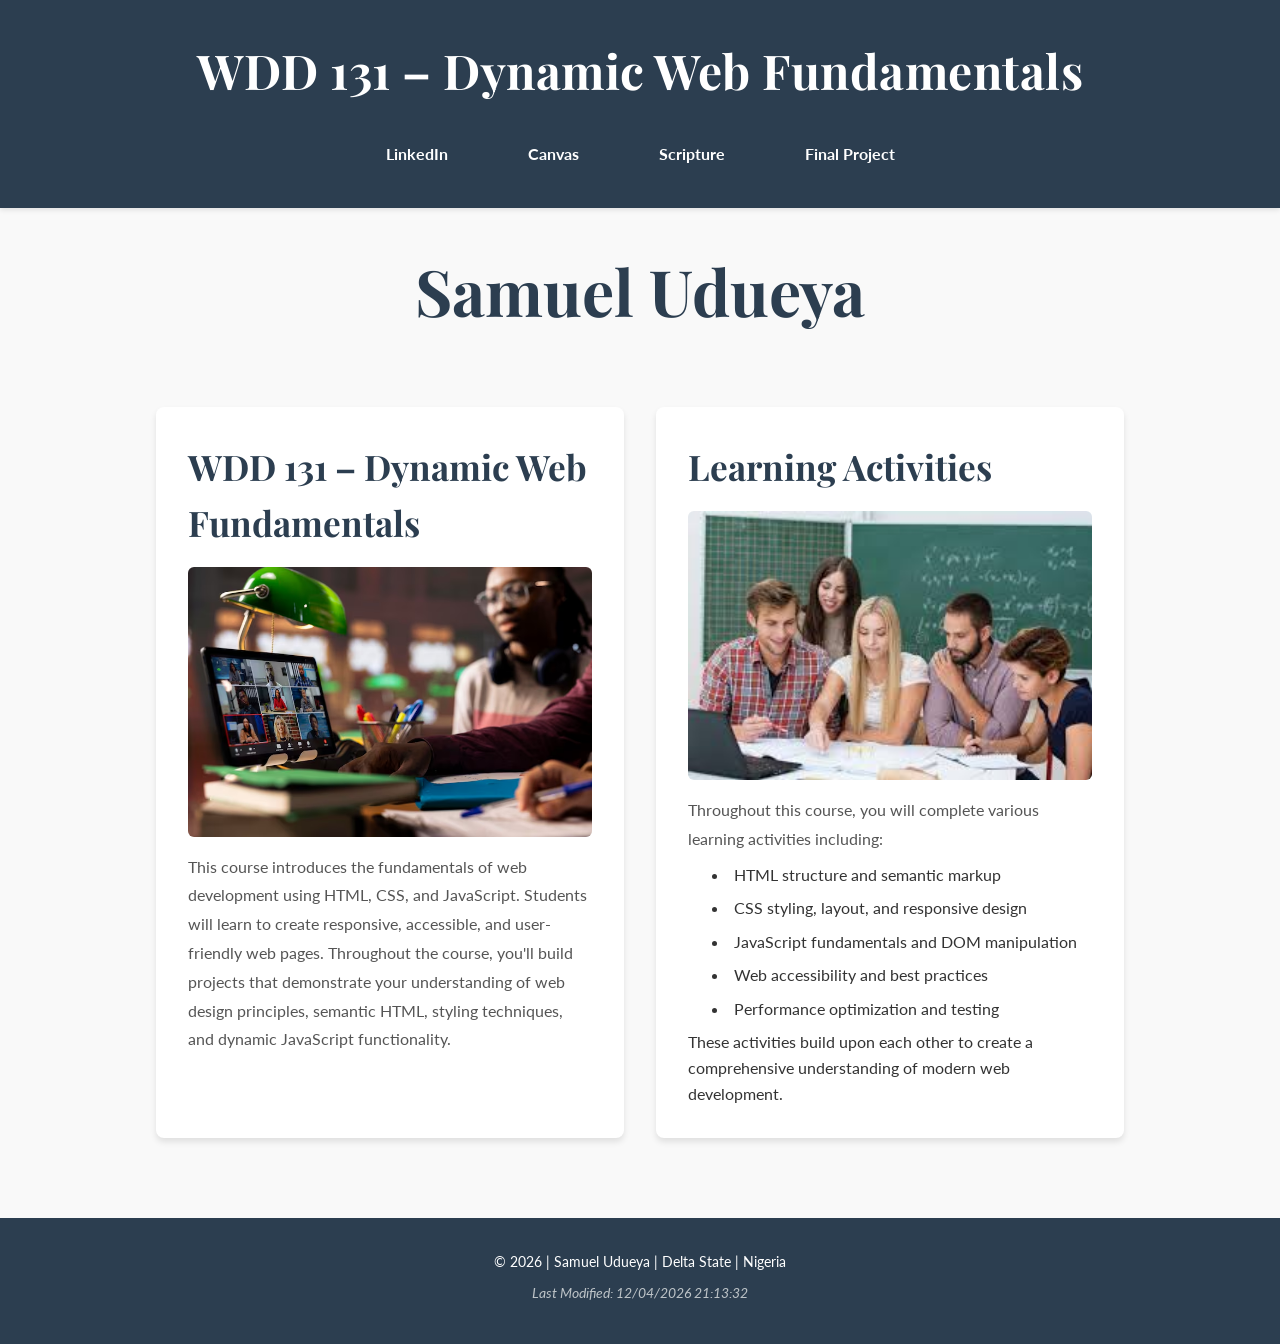
<file: index.html>
<!DOCTYPE html>
<html lang="en">
<head>
   <meta charset="UTF-8">
   <meta name="viewport" content="width=device-width, initial-scale=1.0">
    
   <title>WDD 131 - Dynamic Web Fundamentals - Samuel Udueya</title>
    
   <meta name="description" content="WDD 131 – Dynamic Web Fundamentals. A course landing page showcasing web development skills and projects. Includes information about the course, learning activities, and final project.">
    
   <meta name="author" content="Samuel Udueya">
    
   <link rel="stylesheet" href="styles/base.css">
    
   <link rel="preconnect" href="https://fonts.googleapis.com">
   <link rel="preconnect" href="https://fonts.gstatic.com" crossorigin>
   <link href="https://fonts.googleapis.com/css2?family=Playfair+Display:wght@700&family=Lato:wght@400;700&display=swap" rel="stylesheet">
    
   <script src="scripts/getdates.js" defer></script>
</head>
<body>
   <header>
     <span id="course-title">WDD 131 – Dynamic Web Fundamentals</span>
        
        <nav>
            <a href="https://www.linkedin.com/in/samuel-udueya/" target="_blank">LinkedIn</a>
            
            <a href="https://byupw.instructure.com/" target="_blank">Canvas</a>
            
            <a href="https://www.churchofjesuschrist.org/study/scriptures/bofm/1-ne/3?lang=eng&id=p7#p7" target="_blank">Scripture</a>
            
            <a href="#" target="_blank">Final Project</a>
        </nav>
   </header>

    <main>
        <h1>Samuel Udueya</h1>

        <section class="card">
            <h2>WDD 131 – Dynamic Web Fundamentals</h2>
            
            <img src="images/course-image.avif" alt="Web Development Course">
            
            <p>
                This course introduces the fundamentals of web development using HTML, CSS, and JavaScript. 
                Students will learn to create responsive, accessible, and user-friendly web pages. 
                Throughout the course, you'll build projects that demonstrate your understanding of 
                web design principles, semantic HTML, styling techniques, and dynamic JavaScript functionality.
            </p>
        </section>

        <section class="card">
            <h2>Learning Activities</h2>
            
            <img src="images/activities-image.jpg" alt="Learning Activities">
            
            <p>
                Throughout this course, you will complete various learning activities including:
                <ul>
                    <li>HTML structure and semantic markup</li>
                    <li>CSS styling, layout, and responsive design</li>
                    <li>JavaScript fundamentals and DOM manipulation</li>
                    <li>Web accessibility and best practices</li>
                    <li>Performance optimization and testing</li>
                </ul>
                These activities build upon each other to create a comprehensive understanding of modern web development.
            </p>
        </section>
    </main>

    <footer>
        <p>
            &copy; <span id="currentyear"></span> | Samuel Udueya | Delta State | Nigeria
        </p>
        
        <p id="lastModified"></p>
    </footer>
</body>
</html>
</file>
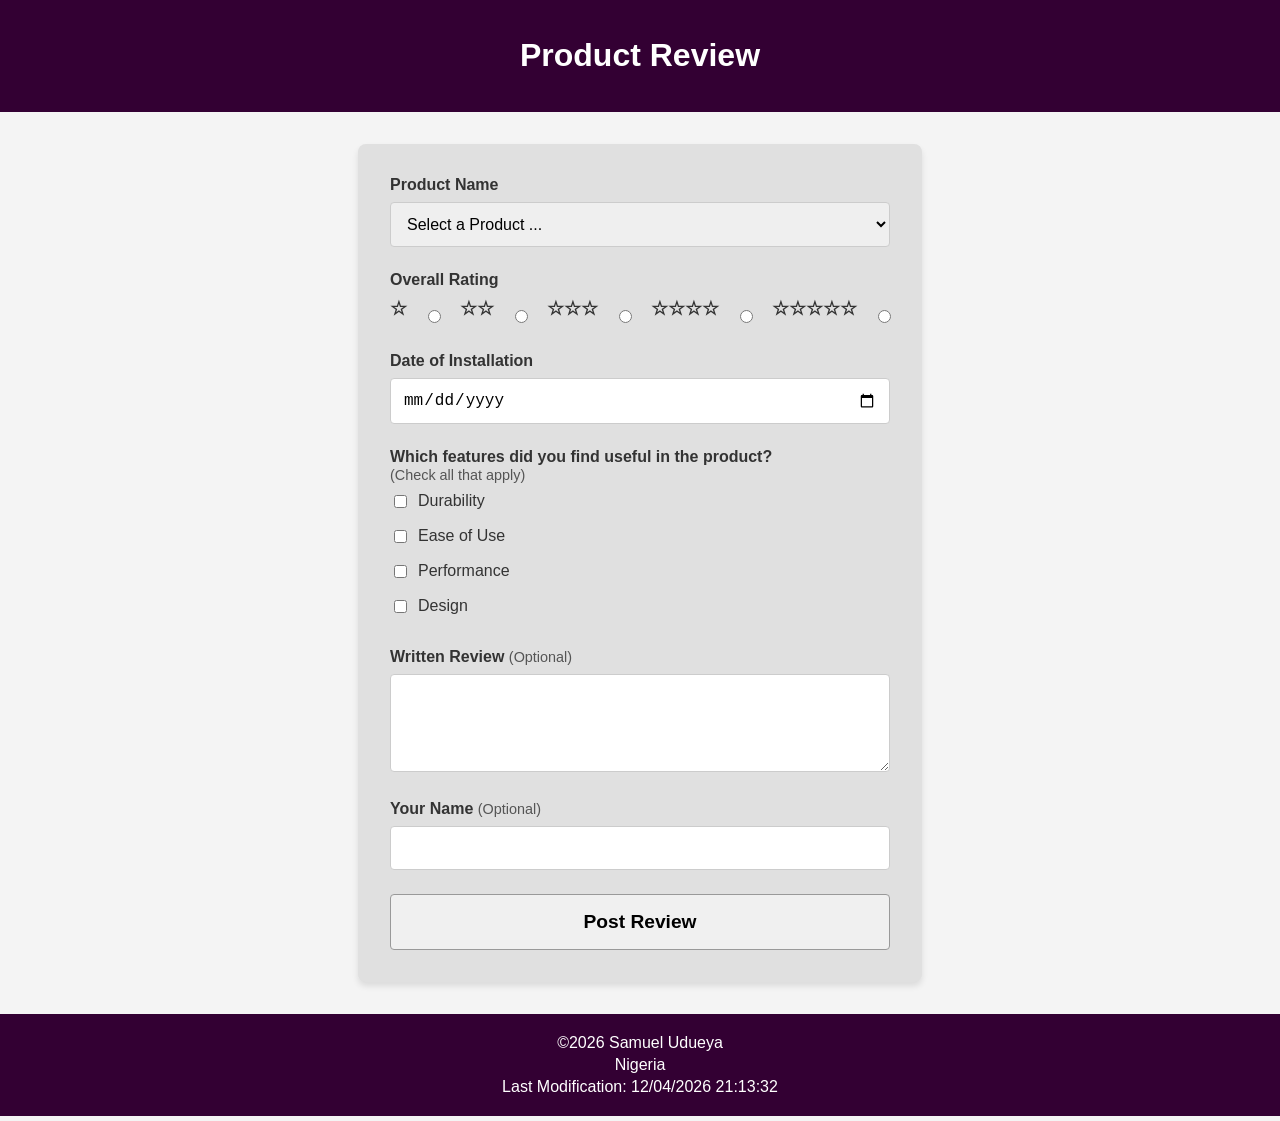
<file: form.html>
<!DOCTYPE html>
<html lang="en">
<head>
    <meta charset="UTF-8">
    <meta name="viewport" content="width=device-width, initial-scale=1.0">
    <meta name="description" content="This webpage features a form to be filled for record keeping">
    <meta name="author" content="Samuel Udueya">
    <title>Product Review</title>
    <link rel="stylesheet" href="./styles/form.css">
    <script src="./scripts/form.js" defer></script>
</head>
<body>
    <header>
        <h1>Product Review</h1>
    </header>
    <main>
        <form id="reviewForm" method="get" action="review.html">
            <div class="form-group">
                <label for="productName">Product Name</label>
                <select id="productName" name="productName" required>
                    <option value="" disabled selected>Select a Product ...</option>
                </select>
            </div>

            <div class="form-group">
                <label>Overall Rating</label>
                <div class="rating-container">
                    <div class="star-rating">
                        <label for="star1">☆</label>
                        <input type="radio" id="star1" name="rating" value="1" required>
                        
                        <label for="star2">☆☆</label>
                        <input type="radio" id="star2" name="rating" value="2" required>
                        
                        <label for="star3">☆☆☆</label>
                        <input type="radio" id="star3" name="rating" value="3" required>
                        
                        <label for="star4">☆☆☆☆</label>
                        <input type="radio" id="star4" name="rating" value="4" required>
                        
                        <label for="star5">☆☆☆☆☆</label>
                        <input type="radio" id="star5" name="rating" value="5" required>
                    </div>
                </div>
            </div>

            <div class="form-group">
                <label for="installationDate">Date of Installation</label>
                <input type="date" id="installationDate" name="installationDate" required>
            </div>

            <div class="form-group">
                <label>Which features did you find useful in the product? <br><span>(Check all that apply)</span></label>
                <div class="checkbox-group">
                    <label><input type="checkbox" name="features" value="durability"> Durability</label>
                    <label><input type="checkbox" name="features" value="ease-of-use"> Ease of Use</label>
                    <label><input type="checkbox" name="features" value="performance"> Performance</label>
                    <label><input type="checkbox" name="features" value="design"> Design</label>
                </div>
            </div>

            <div class="form-group">
                <label for="writtenReview">Written Review <span>(Optional)</span></label>
                <textarea id="writtenReview" name="writtenReview" rows="4"></textarea>
            </div>

            <div class="form-group">
                <label for="userName">Your Name <span>(Optional)</span></label>
                <input type="text" id="userName" name="userName">
            </div>

            <input type="submit" value="Post Review">
        </form>
    </main>
    <footer>
        <p>&copy;2026 Samuel Udueya</p>
        <p>Nigeria</p>
        <p id="lastModified"></p>
    </footer>
    <script>
        document.getElementById('lastModified').textContent = "Last Modification: " + document.lastModified;
    </script>
</body>
</html>
</file>
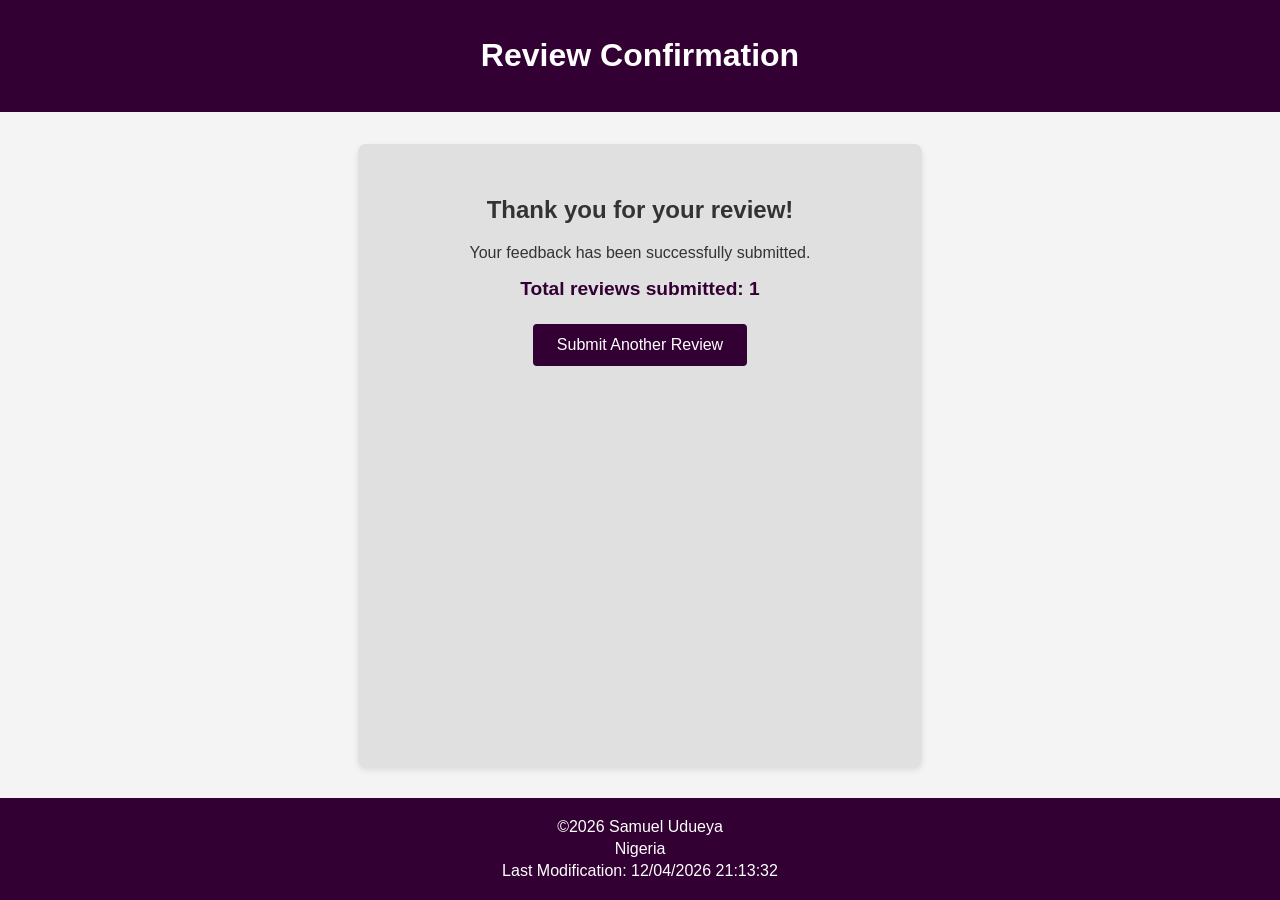
<file: review.html>
<!DOCTYPE html>
<html lang="en">
<head>
    <meta charset="UTF-8">
    <meta name="viewport" content="width=device-width, initial-scale=1.0">
    <meta name="description" content="This webpage features a report card for how many times the form has been filled">
    <meta name="author" content="Samuel Udueya">
    <title>Review Confirmation</title>
    <link rel="stylesheet" href="styles/form.css">
    <style>
        .confirmation-message {
            text-align: center;
            background-color: #e0e0e0;
            padding: 2rem;
            border-radius: 8px;
            box-shadow: 0 4px 6px rgba(0, 0, 0, 0.1);
            width: 100%;
            max-width: 500px;
        }
        .counter-display {
            font-size: 1.2rem;
            margin-top: 1rem;
            font-weight: bold;
            color: var(--primary-color);
        }
        .back-link {
            display: inline-block;
            margin-top: 1.5rem;
            padding: 0.75rem 1.5rem;
            background-color: var(--primary-color);
            color: var(--white);
            text-decoration: none;
            border-radius: 4px;
            transition: background-color 0.3s;
        }
        .back-link:hover {
            background-color: #550055;
        }
    </style>
</head>
<body>
    <header>
        <h1>Review Confirmation</h1>
    </header>
    <main>
        <div class="confirmation-message">
            <h2>Thank you for your review!</h2>
            <p>Your feedback has been successfully submitted.</p>
            <div id="reviewCounter" class="counter-display">
                Total reviews submitted: <span id="count">0</span>
            </div>
            <a href="form.html" class="back-link">Submit Another Review</a>
        </div>
    </main>
    <footer>
        <p>&copy;2026 Samuel Udueya</p>
        <p>Nigeria</p>
        <p id="lastModified"></p>
    </footer>
    <script>
        document.addEventListener('DOMContentLoaded', () => {
           document.getElementById('lastModified').textContent = "Last Modification: " + document.lastModified;

            let reviewCount = localStorage.getItem('reviewCount');
            
            if (reviewCount === null) {
                reviewCount = 1;
            } else {
                reviewCount = parseInt(reviewCount) + 1;
            }
            
            localStorage.setItem('reviewCount', reviewCount);
            document.getElementById('count').textContent = reviewCount;
        });
    </script>
</body>
</html>
</file>
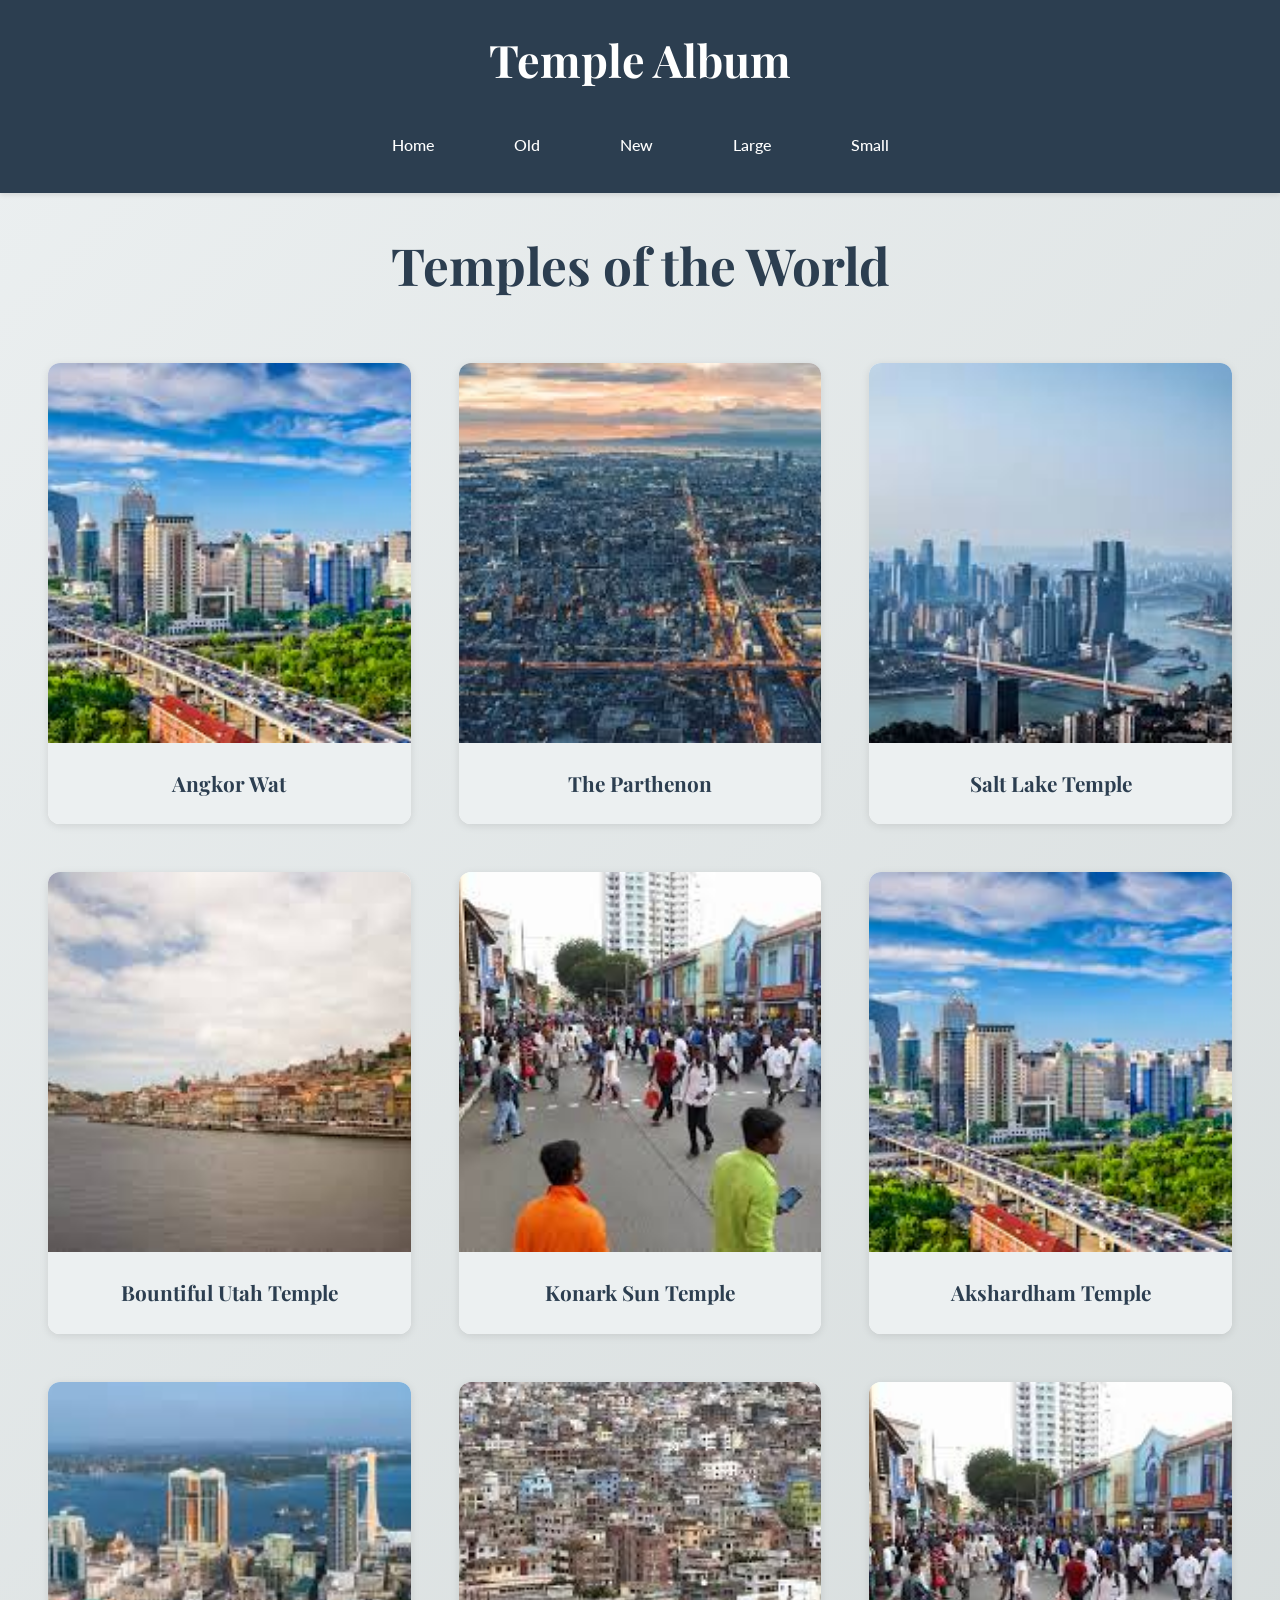
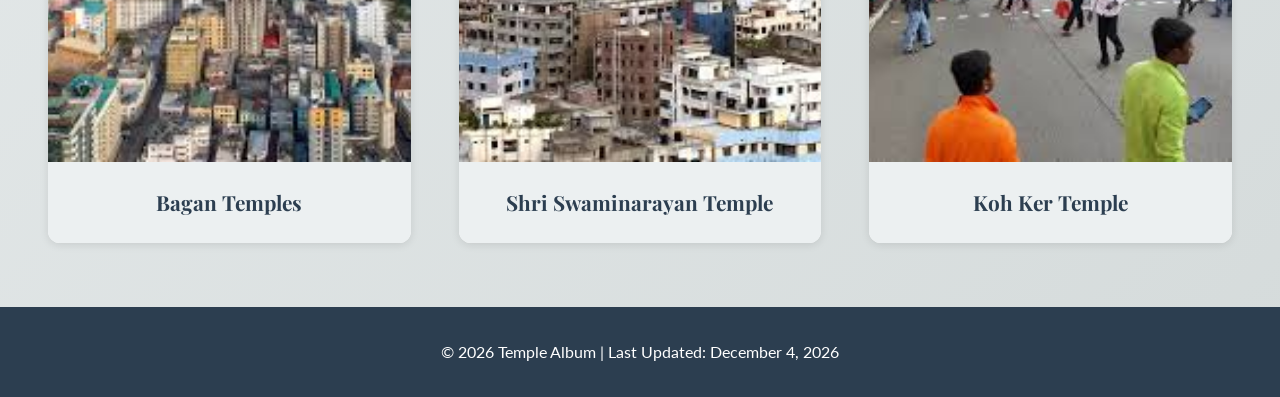
<file: temples.html>
<!doctype html>
<html lang="en">
  <head>
    <meta charset="UTF-8" />
    <meta name="viewport" content="width=device-width, initial-scale=1.0" />
    <title>Temple Album</title>
    <link rel="stylesheet" href="styles/temples.css" />
    <link rel="stylesheet" href="styles/temples-large.css" />
    <link
      href="https://fonts.googleapis.com/css2?family=Playfair+Display:wght@700&family=Lato:wght@400;700&display=swap"
      rel="stylesheet"
    />
    <script defer src="scripts/temples.js"></script>
  </head>
  <body>
    <header>
      <h1>Temple Album</h1>
      <nav>
        <button id="hamburger" class="hamburger">☰</button>
        <ul id="nav-menu" class="nav-menu">
          <li><a href="#home">Home</a></li>
          <li><a href="#old">Old</a></li>
          <li><a href="#new">New</a></li>
          <li><a href="#large">Large</a></li>
          <li><a href="#small">Small</a></li>
        </ul>
      </nav>
    </header>

    <main>
      <h2>Temples of the World</h2>

      <div class="gallery">
        <figure>
          <img
            src="images/angkor-wat.jpg"
            alt="Angkor Wat Temple"
            loading="lazy"
          />
          <figcaption>Angkor Wat</figcaption>
        </figure>

        <figure>
          <img src="images/parthenon.jpg" alt="The Parthenon" loading="lazy" />
          <figcaption>The Parthenon</figcaption>
        </figure>

        <figure>
          <img
            src="images/salt-lake.jpg"
            alt="Salt Lake Temple"
            loading="lazy"
          />
          <figcaption>Salt Lake Temple</figcaption>
        </figure>

        <figure>
          <img
            src="images/bountiful-utah.jpg"
            alt="Bountiful Utah Temple"
            loading="lazy"
          />
          <figcaption>Bountiful Utah Temple</figcaption>
        </figure>

        <figure>
          <img
            src="images/konark-sun.jpg"
            alt="Konark Sun Temple"
            loading="lazy"
          />
          <figcaption>Konark Sun Temple</figcaption>
        </figure>

        <figure>
          <img
            src="images/akshardham.jpg"
            alt="Akshardham Temple"
            loading="lazy"
          />
          <figcaption>Akshardham Temple</figcaption>
        </figure>

        <figure>
          <img src="images/bagan.jpg" alt="Bagan Temples" loading="lazy" />
          <figcaption>Bagan Temples</figcaption>
        </figure>

        <figure>
          <img
            src="images/shri-swaminarayan.jpg"
            alt="Shri Swaminarayan Temple"
            loading="lazy"
          />
          <figcaption>Shri Swaminarayan Temple</figcaption>
        </figure>

        <figure>
          <img src="images/koh-ker.jpg" alt="Koh Ker Temple" loading="lazy" />
          <figcaption>Koh Ker Temple</figcaption>
        </figure>
      </div>
    </main>

    <footer>
      <p>
        &copy; <span id="year"></span> Temple Album | Last Updated:
        <span id="last-modified"></span>
      </p>
    </footer>
  </body>
</html>
</file>
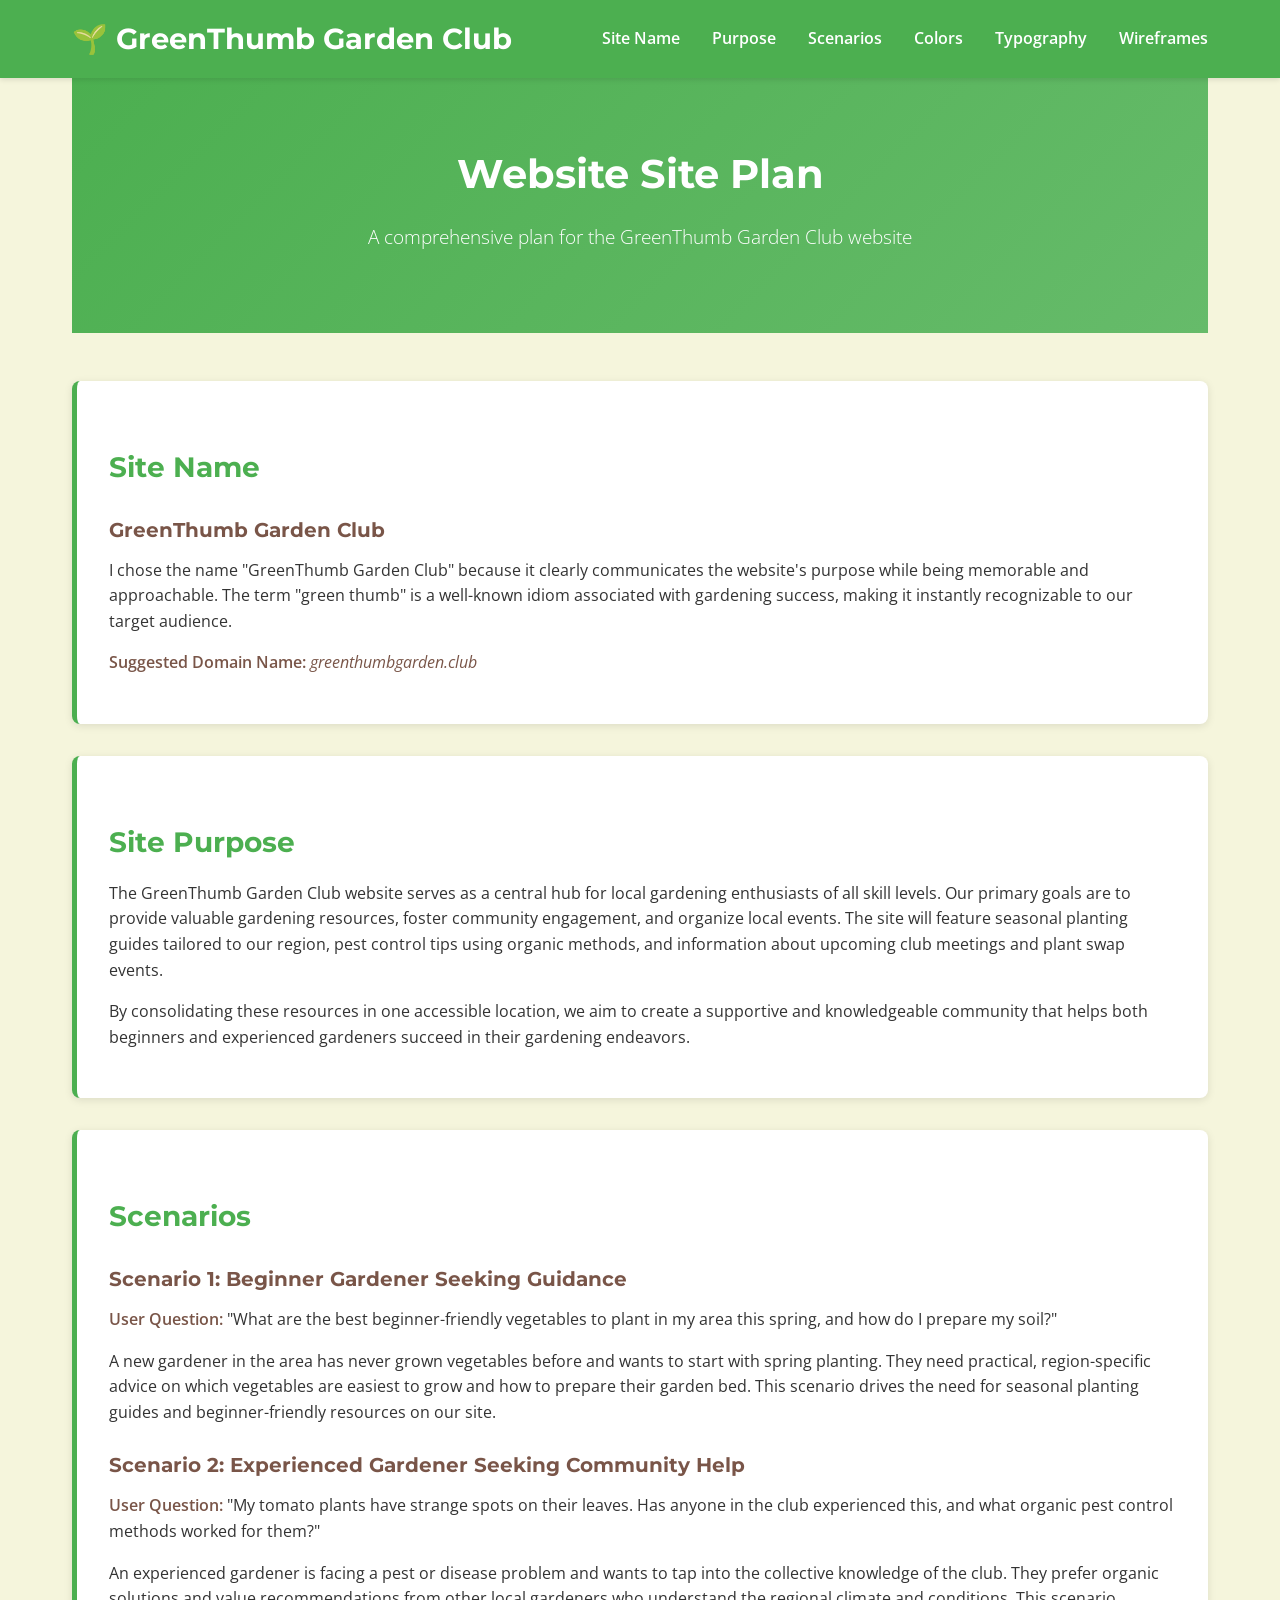
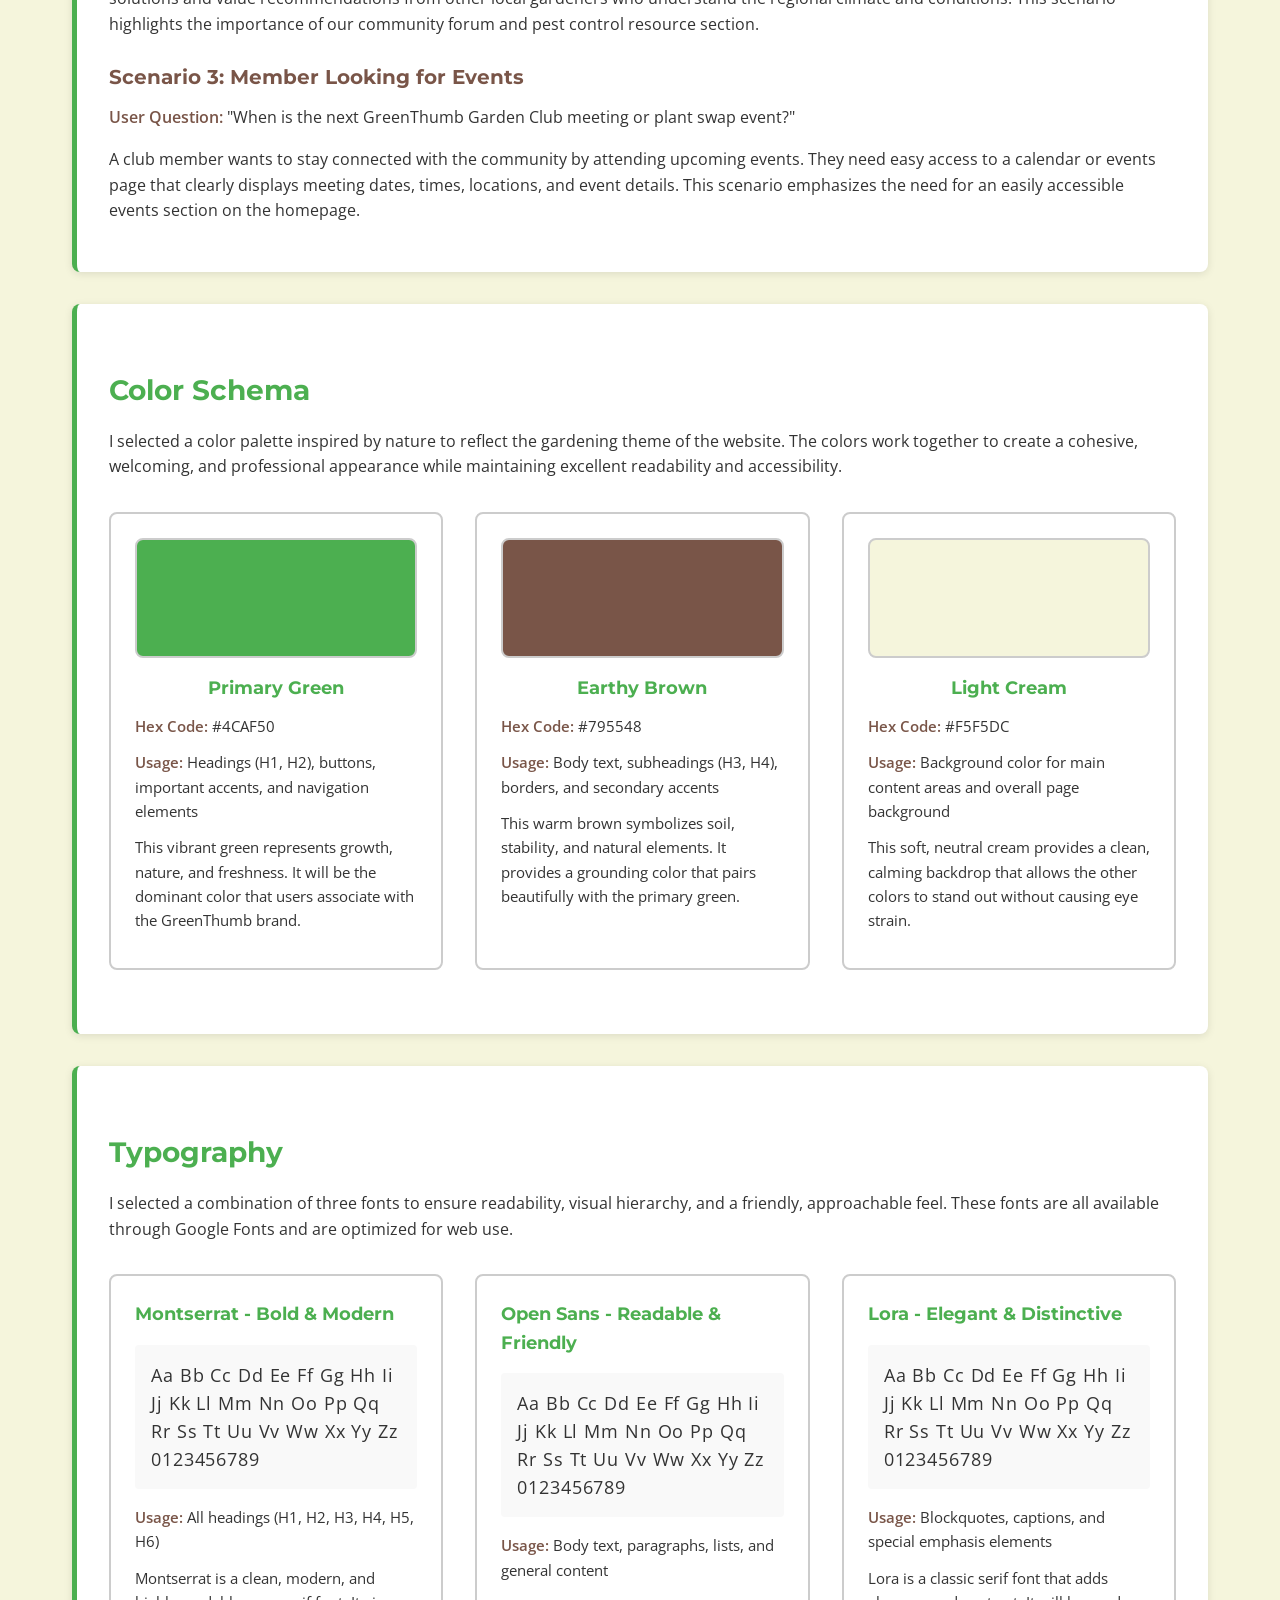
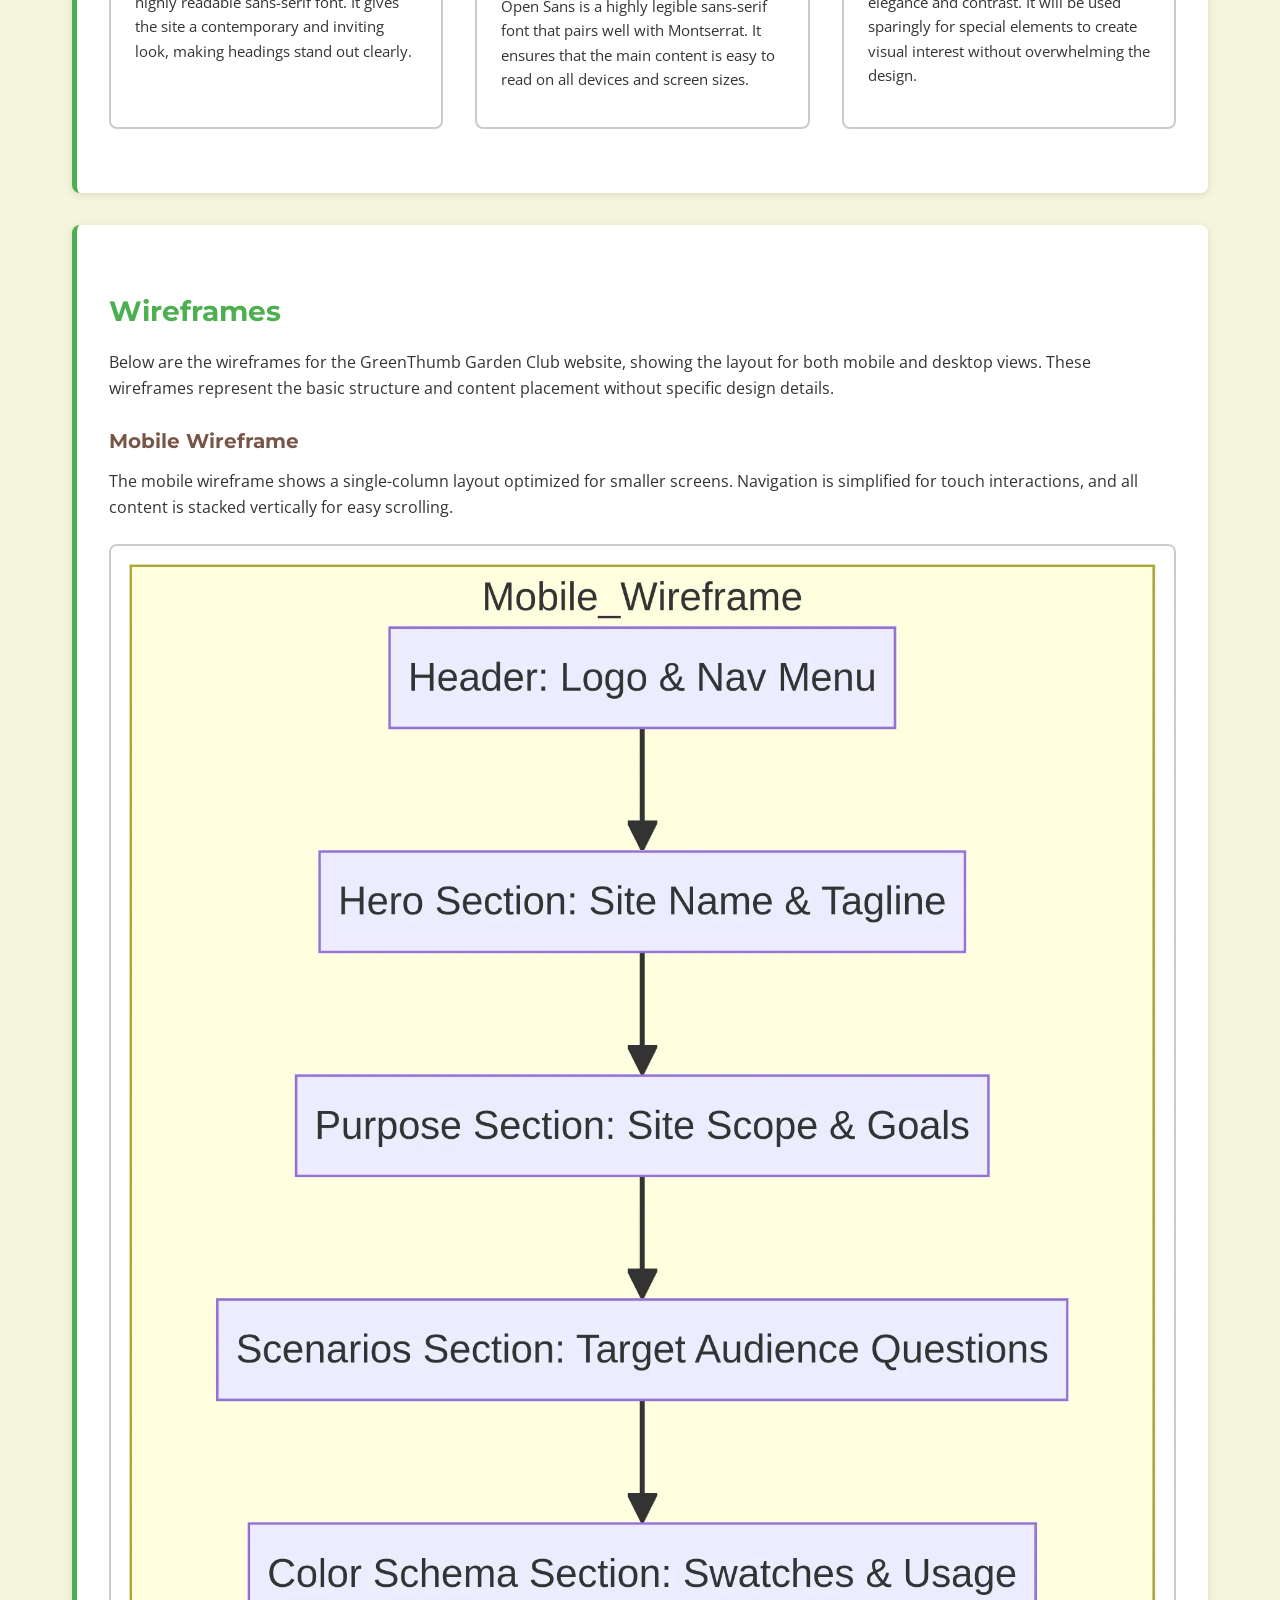
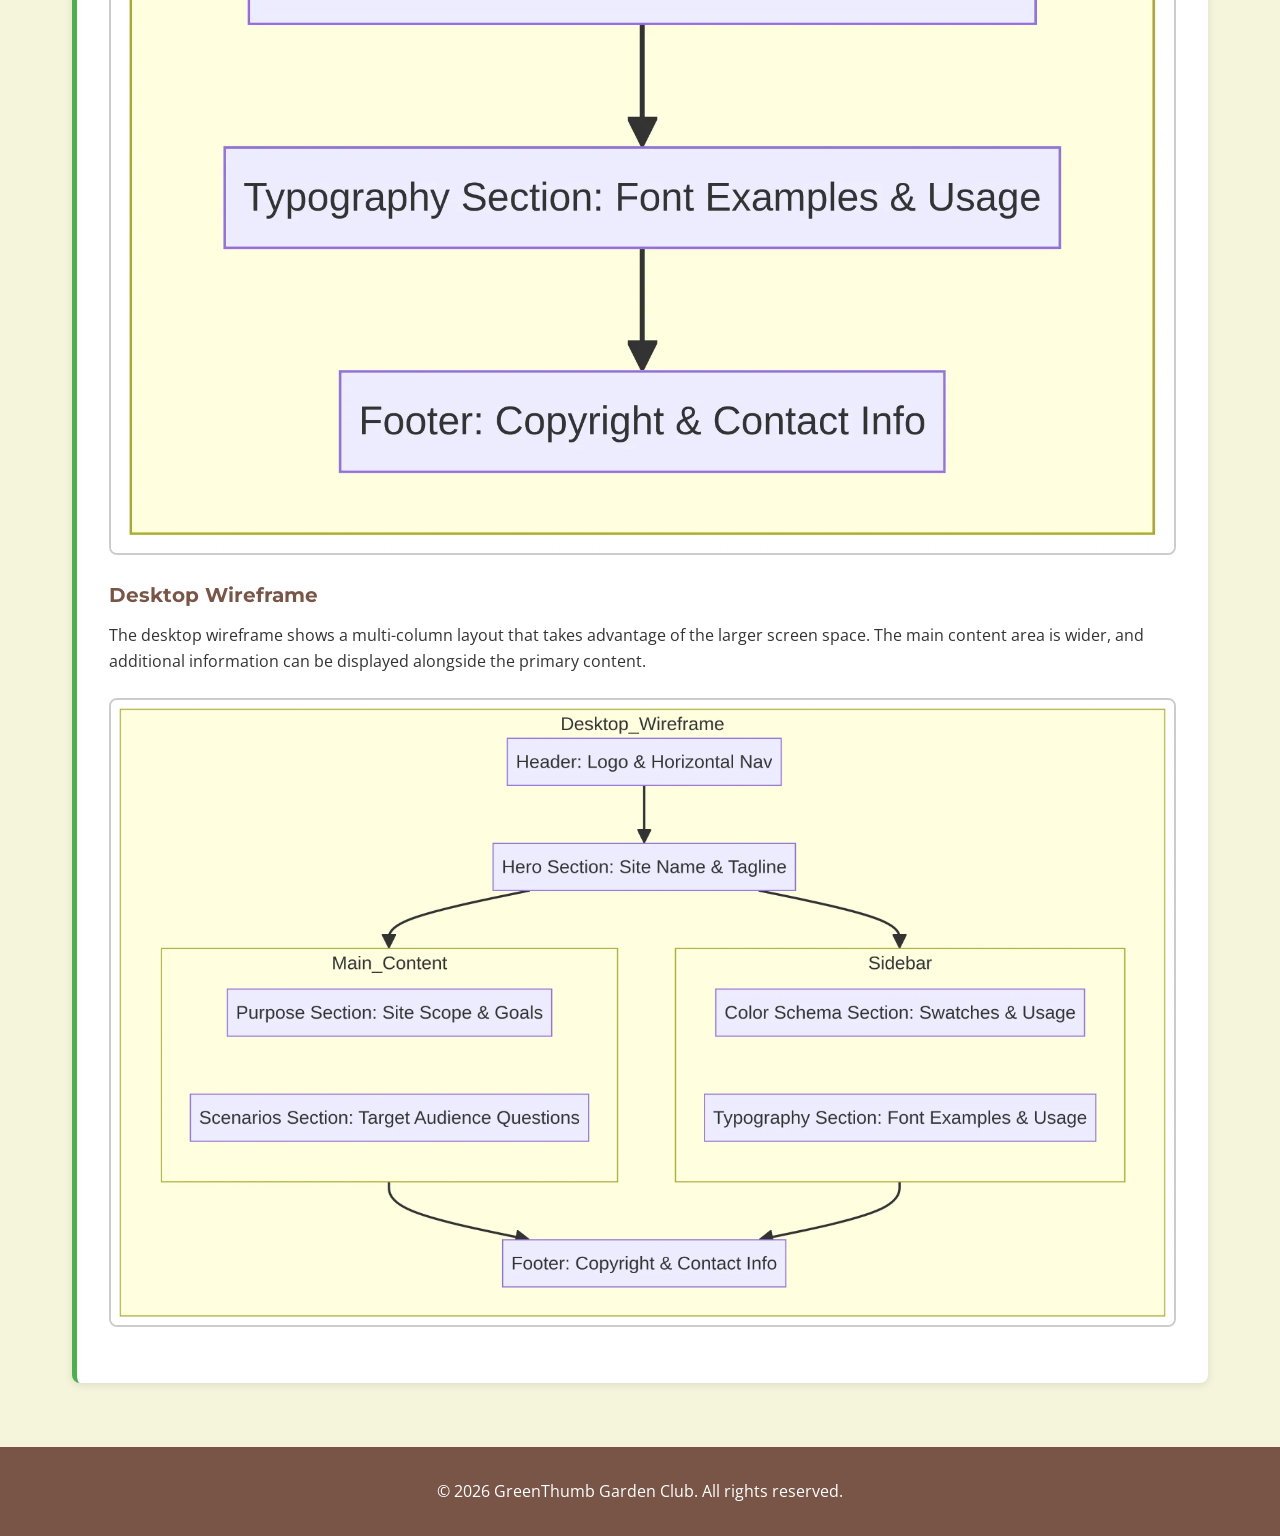
<file: project/siteplan.html>
<!doctype html>
<html lang="en">
  <head>
    <meta charset="UTF-8" />
    <meta name="viewport" content="width=device-width, initial-scale=1.0" />
    <meta name="description" content="This webpage is a detailed explanation of how the future projects will be structured for better understanding">
    <meta name="author" content="Samuel Udueya">
    <title>GreenThumb Garden Club - Site Plan</title>
    <link rel="stylesheet" href="../styles/styles.css" />
    <link rel="preconnect" href="https://fonts.googleapis.com" />
    <link rel="preconnect" href="https://fonts.gstatic.com" crossorigin />
    <link
      href="https://fonts.googleapis.com/css2?family=Montserrat:wght@400;700&family=Open+Sans:wght@400;600&family=Lora:wght@400;700&display=swap"
      rel="stylesheet"
    />
  </head>
  <body>
    <header>
      <div class="header-content">
        <h1>🌱 GreenThumb Garden Club</h1>
        <nav>
          <ul>
            <li><a href="#site-name">Site Name</a></li>
            <li><a href="#site-purpose">Purpose</a></li>
            <li><a href="#scenarios">Scenarios</a></li>
            <li><a href="#color-schema">Colors</a></li>
            <li><a href="#typography">Typography</a></li>
            <li><a href="#wireframes">Wireframes</a></li>
          </ul>
        </nav>
      </div>
    </header>

    <main>
      <section class="hero">
        <h2>Website Site Plan</h2>
        <p class="tagline">
          A comprehensive plan for the GreenThumb Garden Club website
        </p>
      </section>

      <section id="site-name" class="content-section">
        <h3>Site Name</h3>
        <div class="section-content">
          <h4>GreenThumb Garden Club</h4>
          <p>
            I chose the name "GreenThumb Garden Club" because it clearly
            communicates the website's purpose while being memorable and
            approachable. The term "green thumb" is a well-known idiom
            associated with gardening success, making it instantly recognizable
            to our target audience.
          </p>
          <p>
            <strong>Suggested Domain Name:</strong>
            <em>greenthumbgarden.club</em>
          </p>
        </div>
      </section>

      <section id="site-purpose" class="content-section">
        <h3>Site Purpose</h3>
        <div class="section-content">
          <p>
            The GreenThumb Garden Club website serves as a central hub for local
            gardening enthusiasts of all skill levels. Our primary goals are to
            provide valuable gardening resources, foster community engagement,
            and organize local events. The site will feature seasonal planting
            guides tailored to our region, pest control tips using organic
            methods, and information about upcoming club meetings and plant swap
            events.
          </p>
          <p>
            By consolidating these resources in one accessible location, we aim
            to create a supportive and knowledgeable community that helps both
            beginners and experienced gardeners succeed in their gardening
            endeavors.
          </p>
        </div>
      </section>

      <section id="scenarios" class="content-section">
        <h3>Scenarios</h3>
        <div class="section-content">
          <h4>Scenario 1: Beginner Gardener Seeking Guidance</h4>
          <p>
            <strong>User Question:</strong> "What are the best beginner-friendly
            vegetables to plant in my area this spring, and how do I prepare my
            soil?"
          </p>
          <p>
            A new gardener in the area has never grown vegetables before and
            wants to start with spring planting. They need practical,
            region-specific advice on which vegetables are easiest to grow and
            how to prepare their garden bed. This scenario drives the need for
            seasonal planting guides and beginner-friendly resources on our
            site.
          </p>

          <h4>Scenario 2: Experienced Gardener Seeking Community Help</h4>
          <p>
            <strong>User Question:</strong> "My tomato plants have strange spots
            on their leaves. Has anyone in the club experienced this, and what
            organic pest control methods worked for them?"
          </p>
          <p>
            An experienced gardener is facing a pest or disease problem and
            wants to tap into the collective knowledge of the club. They prefer
            organic solutions and value recommendations from other local
            gardeners who understand the regional climate and conditions. This
            scenario highlights the importance of our community forum and pest
            control resource section.
          </p>

          <h4>Scenario 3: Member Looking for Events</h4>
          <p>
            <strong>User Question:</strong> "When is the next GreenThumb Garden
            Club meeting or plant swap event?"
          </p>
          <p>
            A club member wants to stay connected with the community by
            attending upcoming events. They need easy access to a calendar or
            events page that clearly displays meeting dates, times, locations,
            and event details. This scenario emphasizes the need for an easily
            accessible events section on the homepage.
          </p>
        </div>
      </section>

      <section id="color-schema" class="content-section">
        <h3>Color Schema</h3>
        <div class="section-content">
          <p>
            I selected a color palette inspired by nature to reflect the
            gardening theme of the website. The colors work together to create a
            cohesive, welcoming, and professional appearance while maintaining
            excellent readability and accessibility.
          </p>

          <div class="color-grid">
            <div class="color-card">
              <div class="color-swatch" id="swatch-1"></div>
              <h5>Primary Green</h5>
              <p><strong>Hex Code:</strong> #4CAF50</p>
              <p>
                <strong>Usage:</strong> Headings (H1, H2), buttons, important
                accents, and navigation elements
              </p>
              <p>
                This vibrant green represents growth, nature, and freshness. It
                will be the dominant color that users associate with the
                GreenThumb brand.
              </p>
            </div>

            <div class="color-card">
              <div class="color-swatch" id="swatch-2"></div>
              <h5>Earthy Brown</h5>
              <p><strong>Hex Code:</strong> #795548</p>
              <p>
                <strong>Usage:</strong> Body text, subheadings (H3, H4),
                borders, and secondary accents
              </p>
              <p>
                This warm brown symbolizes soil, stability, and natural
                elements. It provides a grounding color that pairs beautifully
                with the primary green.
              </p>
            </div>

            <div class="color-card">
              <div class="color-swatch" id="swatch-3"></div>
              <h5>Light Cream</h5>
              <p><strong>Hex Code:</strong> #F5F5DC</p>
              <p>
                <strong>Usage:</strong> Background color for main content areas
                and overall page background
              </p>
              <p>
                This soft, neutral cream provides a clean, calming backdrop that
                allows the other colors to stand out without causing eye strain.
              </p>
            </div>
          </div>
        </div>
      </section>

      <section id="typography" class="content-section">
        <h3>Typography</h3>
        <div class="section-content">
          <p>
            I selected a combination of three fonts to ensure readability,
            visual hierarchy, and a friendly, approachable feel. These fonts are
            all available through Google Fonts and are optimized for web use.
          </p>

          <div class="typography-grid">
            <div class="typography-card">
              <h5>
                Montserrat - Bold & Modern
              </h5>
              <p>
                Aa Bb Cc Dd Ee Ff Gg Hh Ii Jj Kk Ll Mm Nn Oo Pp Qq Rr Ss Tt Uu
                Vv Ww Xx Yy Zz 0123456789
              </p>
              <p>
                <strong>Usage:</strong> All headings (H1, H2, H3, H4, H5, H6)
              </p>
              <p>
                Montserrat is a clean, modern, and highly readable sans-serif
                font. It gives the site a contemporary and inviting look, making
                headings stand out clearly.
              </p>
            </div>

            <div class="typography-card">
              <h5>
                Open Sans - Readable & Friendly
              </h5>
              <p>
                Aa Bb Cc Dd Ee Ff Gg Hh Ii Jj Kk Ll Mm Nn Oo Pp Qq Rr Ss Tt Uu
                Vv Ww Xx Yy Zz 0123456789
              </p>
              <p>
                <strong>Usage:</strong> Body text, paragraphs, lists, and
                general content
              </p>
              <p>
                Open Sans is a highly legible sans-serif font that pairs well
                with Montserrat. It ensures that the main content is easy to
                read on all devices and screen sizes.
              </p>
            </div>

            <div class="typography-card">
              <h5>
                Lora - Elegant & Distinctive
              </h5>
              <p>
                Aa Bb Cc Dd Ee Ff Gg Hh Ii Jj Kk Ll Mm Nn Oo Pp Qq Rr Ss Tt Uu
                Vv Ww Xx Yy Zz 0123456789
              </p>
              <p>
                <strong>Usage:</strong> Blockquotes, captions, and special
                emphasis elements
              </p>
              <p>
                Lora is a classic serif font that adds elegance and contrast. It
                will be used sparingly for special elements to create visual
                interest without overwhelming the design.
              </p>
            </div>
          </div>
        </div>
      </section>

      <section id="wireframes" class="content-section">
        <h3>Wireframes</h3>
        <div class="section-content">
          <p>
            Below are the wireframes for the GreenThumb Garden Club website,
            showing the layout for both mobile and desktop views. These
            wireframes represent the basic structure and content placement
            without specific design details.
          </p>

          <h4>Mobile Wireframe</h4>
          <p>
            The mobile wireframe shows a single-column layout optimized for
            smaller screens. Navigation is simplified for touch interactions,
            and all content is stacked vertically for easy scrolling.
          </p>
          <img
            src="../images/plan1.webp"
            alt="Mobile Wireframe"
            class="wireframe-image"
          />

          <h4>Desktop Wireframe</h4>
          <p>
            The desktop wireframe shows a multi-column layout that takes
            advantage of the larger screen space. The main content area is
            wider, and additional information can be displayed alongside the
            primary content.
          </p>
          <img
            src="../images/plan2.webp"
            alt="Desktop Wireframe"
            class="wireframe-image"
          />
        </div>
      </section>
    </main>

    <footer>
      <p>&copy; 2026 GreenThumb Garden Club. All rights reserved.</p>
    </footer>
  </body>
</html>
</file>
<file: styles/base.css>
* {
    margin: 0;
    padding: 0;
    box-sizing: border-box;
}

body {
    font-family: 'Lato', sans-serif;
    line-height: 1.6;
    color: #333;
    background-color: #f9f9f9;
}

ul, ol {
    list-style-position: inside;
}

header {
    background-color: #2c3e50;
    color: white;
    padding: 2rem 1rem;
    text-align: center;
    box-shadow: 0 2px 5px rgba(0, 0, 0, 0.1);
}

#course-title {
    display: block;
    font-family: 'Playfair Display', serif;
    font-size: 2rem;
    font-weight: 700;
    margin-bottom: 1.5rem;
    letter-spacing: 0.5px;
}

nav {
    display: flex;
    justify-content: center;
    gap: 2rem;
    flex-wrap: wrap;
}

nav a {
    color: white;
    text-decoration: none;
    font-size: 1rem;
    font-weight: 700;
    padding: 0.5rem 1rem;
    border-radius: 4px;
    transition: all 0.3s ease;
    border-bottom: 2px solid transparent;
}

nav a:hover {
    background-color: rgba(255, 255, 255, 0.1);
    border-bottom-color: #3498db;
    transform: translateY(-2px);
}

main {
    display: grid;
    grid-template-columns: 1fr;
    gap: 2rem;
    grid-template-rows: auto auto auto;
    max-width: 1000px;
    margin: 2rem auto;
    padding: 0 1rem;
}

main h1 {
    font-family: 'Playfair Display', serif;
    font-size: 3rem;
    color: #2c3e50;
    margin-bottom: 2rem;
    text-align: center;
    font-weight: 700;
    grid-column: 1 / -1;
}

.card {
    background-color: white;
    border-radius: 8px;
    overflow: hidden;
    box-shadow: 0 4px 6px rgba(0, 0, 0, 0.1);
    transition: transform 0.3s ease, box-shadow 0.3s ease;
    padding: 1.5rem;
}

.card:hover {
    transform: translateY(-5px);
    box-shadow: 0 8px 12px rgba(0, 0, 0, 0.15);
}

.card h2 {
    font-family: 'Playfair Display', serif;
    font-size: 1.8rem;
    color: #2c3e50;
    margin-bottom: 1rem;
    font-weight: 700;
}

.card img {
    width: 100%;
    height: auto;
    max-height: 300px;
    object-fit: cover;
    border-radius: 6px;
    margin-bottom: 1rem;
    display: block;
}

.card p {
    font-size: 1rem;
    line-height: 1.8;
    color: #555;
}

.card ul, .card ol {
    margin-left: 1.5rem;
    margin-top: 0.5rem;
}

.card li {
    margin-bottom: 0.5rem;
}

footer {
    background-color: #2c3e50;
    color: white;
    text-align: center;
    padding: 2rem 1rem;
    margin-top: 3rem;
    font-size: 0.9rem;
}

footer p {
    margin-bottom: 0.5rem;
}

#lastModified {
    font-style: italic;
    color: #bdc3c7;
}

@media (min-width: 768px) {
    main {
        grid-template-columns: 1fr 1fr;
    }

    main h1 {
        grid-column: 1 / -1;
    }

    #course-title {
        font-size: 2.5rem;
    }

    main h1 {
        font-size: 3.5rem;
    }

    .card h2 {
        font-size: 2rem;
    }

    nav {
        gap: 3rem;
    }
}

@media (min-width: 1024px) {
    #course-title {
        font-size: 3rem;
    }

    main h1 {
        font-size: 4rem;
    }

    .card h2 {
        font-size: 2.2rem;
    }

    .card {
        padding: 2rem;
    }
}

a:focus, button:focus {
    outline: 2px solid #3498db;
    outline-offset: 2px;
}

html {
    scroll-behavior: smooth;
}

@media print {
    header, footer {
        background-color: #fff;
        color: #000;
    }

    .card {
        page-break-inside: avoid;
    }
}
</file>
<file: styles/form.css>
:root {
    --primary-color: #330033;
    --secondary-color: #f4f4f4;
    --text-color: #333;
    --accent-color: #ff00ff;
    --white: #ffffff;
    --border-color: #ccc;
}

body {
    font-family: 'Segoe UI', Tahoma, Geneva, Verdana, sans-serif;
    margin: 0;
    padding: 0;
    background-color: var(--secondary-color);
    color: var(--text-color);
    display: flex;
    flex-direction: column;
    min-height: 100vh;
}

header {
    background-color: var(--primary-color);
    color: var(--white);
    text-align: center;
    padding: 1rem 0;
}

main {
    flex: 1;
    display: flex;
    justify-content: center;
    padding: 2rem;
}

form {
    background-color: #e0e0e0;
    padding: 2rem;
    border-radius: 8px;
    box-shadow: 0 4px 6px rgba(0, 0, 0, 0.1);
    width: 100%;
    max-width: 500px;
}

.form-group {
    margin-bottom: 1.5rem;
}

label {
    display: block;
    font-weight: bold;
    margin-bottom: 0.5rem;
}

label span {
    font-weight: normal;
    font-size: 0.9rem;
    color: #555;
}

input[type="text"],
input[type="date"],
select,
textarea {
    width: 100%;
    padding: 0.75rem;
    border: 1px solid var(--border-color);
    border-radius: 4px;
    box-sizing: border-box;
    font-size: 1rem;
}

.rating-container {
    display: flex;
    justify-content: space-between;
    align-items: center;
}

.star-rating {
    display: flex;
    gap: 1rem;
    justify-content: space-between;
    width: 100%;
}

.star-rating label {
    display: flex;
    flex-direction: column;
    align-items: center;
    font-size: 1.2rem;
    cursor: pointer;
}

.star-rating input[type="radio"] {
    margin-top: 0.5rem;
}

.checkbox-group {
    display: flex;
    flex-direction: column;
    gap: 0.5rem;
}

.checkbox-group label {
    font-weight: normal;
    display: flex;
    align-items: center;
    gap: 0.5rem;
}

input[type="submit"] {
    width: 100%;
    padding: 1rem;
    background-color: #f0f0f0;
    border: 1px solid #999;
    border-radius: 4px;
    font-size: 1.2rem;
    font-weight: bold;
    cursor: pointer;
    transition: background-color 0.3s;
}

input[type="submit"]:hover {
    background-color: #e0e0e0;
}

footer {
    background-color: var(--primary-color);
    color: var(--white);
    text-align: center;
    padding: 1rem 0;
    margin-top: auto;
}

footer p {
    margin: 0.25rem 0;
}
</file>
<file: styles/temples.css>
* {
    margin: 0;
    padding: 0;
    box-sizing: border-box;
}

:root {
    --primary-color: #2c3e50;
    --secondary-color: #e74c3c;
    --accent-color: #3498db;
    --text-color: #333;
    --light-bg: #ecf0f1;
    --white: #ffffff;
}

body {
    font-family: 'Lato', sans-serif;
    color: var(--text-color);
    background-color: var(--light-bg);
    line-height: 1.6;
}

header {
    background-color: var(--primary-color);
    color: var(--white);
    padding: 1rem;
    position: sticky;
    top: 0;
    z-index: 100;
    box-shadow: 0 2px 5px rgba(0, 0, 0, 0.1);
}

header h1 {
    font-family: 'Playfair Display', serif;
    font-size: 1.8rem;
    margin-bottom: 1rem;
    text-align: center;
}

nav {
    display: flex;
    justify-content: space-between;
    align-items: center;
}

.hamburger {
    background: none;
    border: none;
    color: var(--white);
    font-size: 1.5rem;
    cursor: pointer;
    padding: 0.5rem;
    display: block;
}

.hamburger:hover {
    color: var(--secondary-color);
    transition: color 0.3s ease;
}

.nav-menu {
    display: none;
    list-style: none;
    position: absolute;
    top: 80px;
    left: 0;
    right: 0;
    background-color: var(--primary-color);
    flex-direction: column;
    width: 100%;
    box-shadow: 0 4px 6px rgba(0, 0, 0, 0.1);
}

.nav-menu.active {
    display: flex;
}

.nav-menu li {
    border-bottom: 1px solid rgba(255, 255, 255, 0.1);
}

.nav-menu a {
    display: block;
    color: var(--white);
    text-decoration: none;
    padding: 1rem;
    transition: background-color 0.3s ease;
}

.nav-menu a:hover {
    background-color: var(--secondary-color);
    color: var(--white);
}

main {
    max-width: 1200px;
    margin: 2rem auto;
    padding: 0 1rem;
}

main h2 {
    font-family: 'Playfair Display', serif;
    font-size: 0.2rem;
    color: var(--primary-color);
    margin-bottom: 2rem;
    text-align: center;
}

.gallery {
    display: grid;
    grid-template-columns: 1fr;
    gap: 1.5rem;
    margin-bottom: 2rem;
}

figure {
    background-color: var(--white);
    border-radius: 8px;
    overflow: hidden;
    box-shadow: 0 2px 8px rgba(0, 0, 0, 0.1);
    transition: transform 0.3s ease, box-shadow 0.3s ease;
}

figure:hover {
    transform: translateY(-5px);
    box-shadow: 0 4px 12px rgba(0, 0, 0, 0.2);
}

figure img {
    width: 100%;
    height: 250px;
    object-fit: cover;
    display: block;
}

figcaption {
    padding: 1rem;
    background-color: var(--light-bg);
    font-family: 'Playfair Display', serif;
    font-size: 1.2rem;
    color: var(--primary-color);
    font-weight: bold;
    text-align: center;
}

footer {
    background-color: var(--primary-color);
    color: var(--white);
    text-align: center;
    padding: 1.5rem;
    margin-top: 3rem;
    font-size: 0.9rem;
}

footer p {
    margin: 0;
}

@media (min-width: 768px) {
    header h1 {
        font-size: 2.2rem;
    }

    .hamburger {
        display: none;
    }

    .nav-menu {
        display: flex !important;
        position: static;
        flex-direction: row;
        background-color: transparent;
        box-shadow: none;
        width: auto;
    }

    .nav-menu li {
        border-bottom: none;
        margin-left: 1rem;
    }

    .nav-menu a {
        padding: 0.5rem 1rem;
        color: var(--white);
    }

    .nav-menu a:hover {
        background-color: transparent;
        color: var(--secondary-color);
        border-bottom: 2px solid var(--secondary-color);
        padding-bottom: calc(0.5rem - 2px);
    }

    .gallery {
        grid-template-columns: repeat(2, 1fr);
        gap: 2rem;
    }

    figure img {
        height: 300px;
    }

    main h2 {
        font-size: 2.5rem;
    }
}

@media (min-width: 1024px) {
    main {
        padding: 0 2rem;
    }

    .gallery {
        grid-template-columns: repeat(3, 1fr);
        gap: 2.5rem;
    }

    figure img {
        height: 350px;
    }

    main h2 {
        font-size: 3rem;
        margin-bottom: 3rem;
    }

    header h1 {
        font-size: 2.5rem;
    }
}
</file>
<file: styles/temples-large.css>
@media (min-width: 1200px) {
    body {
        background: linear-gradient(135deg, #ecf0f1 0%, #d5dbdb 100%);
    }

    header {
        padding: 1.5rem 2rem;
    }

    header h1 {
        font-size: 2.8rem;
        margin-bottom: 1.5rem;
    }

    nav {
        justify-content: center;
    }

    .nav-menu {
        gap: 2rem;
    }

    .nav-menu li {
        margin-left: 0;
    }

    .nav-menu a {
        padding: 0.75rem 1.5rem;
        font-weight: 500;
        position: relative;
    }

    .nav-menu a::after {
        content: '';
        position: absolute;
        bottom: 0;
        left: 1.5rem;
        right: 1.5rem;
        height: 2px;
        background-color: var(--secondary-color);
        transform: scaleX(0);
        transform-origin: right;
        transition: transform 0.3s ease;
    }

    .nav-menu a:hover::after {
        transform: scaleX(1);
        transform-origin: left;
    }

    main {
        max-width: 1400px;
        padding: 0 3rem;
    }

    main h2 {
        font-size: 3.2rem;
        margin-bottom: 3.5rem;
    }

    .gallery {
        grid-template-columns: repeat(3, 1fr);
        gap: 3rem;
    }

    figure {
        border-radius: 12px;
        overflow: hidden;
    }

    figure img {
        height: 380px;
        transition: transform 0.4s ease;
    }

    figure:hover img {
        transform: scale(1.05);
    }

    figcaption {
        padding: 1.5rem;
        font-size: 1.3rem;
    }

    footer {
        padding: 2rem;
        font-size: 1rem;
        margin-top: 4rem;
    }
}

@media (min-width: 1600px) {
    main {
        max-width: 1600px;
    }

    .gallery {
        gap: 3.5rem;
    }

    figure img {
        height: 420px;
    }

    main h2 {
        font-size: 3.5rem;
    }

    header h1 {
        font-size: 3rem;
    }
}
</file>
<file: styles/styles.css>
:root {
  --primary-green: #4caf50;
  --earthy-brown: #795548;
  --light-cream: #f5f5dc;
  --text-dark: #333333;
  --border-light: #cccccc;
}

* {
  margin: 0;
  padding: 0;
  box-sizing: border-box;
}

html {
  scroll-behavior: smooth;
}

body {
  font-family: "Open Sans", sans-serif;
  background-color: var(--light-cream);
  color: var(--earthy-brown);
  line-height: 1.6;
  font-size: 16px;
}

h1,
h2,
h3,
h4,
h5,
h6 {
  font-family: "Montserrat", sans-serif;
  color: var(--primary-green);
  margin-bottom: 1rem;
  font-weight: 700;
}

h1 {
  font-size: 2.5rem;
  margin-bottom: 0.5rem;
}

h2 {
  font-size: 2rem;
  margin-bottom: 1rem;
}

h3 {
  font-size: 1.75rem;
  margin-top: 2rem;
  margin-bottom: 1rem;
}

h4 {
  font-size: 1.25rem;
  margin-top: 1.5rem;
  margin-bottom: 0.75rem;
  color: var(--earthy-brown);
}

h5 {
  font-size: 1.1rem;
  margin-bottom: 0.5rem;
  color: var(--primary-green);
}

p {
  margin-bottom: 1rem;
  color: var(--text-dark);
}

blockquote {
  font-family: "Lora", serif;
  font-style: italic;
  border-left: 4px solid var(--primary-green);
  padding-left: 1rem;
  margin: 1.5rem 0;
  color: var(--earthy-brown);
}

em {
  font-style: italic;
  color: var(--earthy-brown);
}

strong {
  font-weight: 600;
  color: var(--earthy-brown);
}

header {
  background-color: var(--primary-green);
  color: white;
  padding: 1rem 0;
  position: sticky;
  top: 0;
  z-index: 100;
  box-shadow: 0 2px 5px rgba(0, 0, 0, 0.1);
}

.header-content {
  max-width: 1200px;
  margin: 0 auto;
  padding: 0 2rem;
  display: flex;
  justify-content: space-between;
  align-items: center;
}

header h1 {
  color: white;
  font-size: 1.8rem;
  margin: 0;
}

nav ul {
  list-style: none;
  display: flex;
  gap: 2rem;
  flex-wrap: wrap;
}

nav a {
  color: white;
  text-decoration: none;
  font-weight: 600;
  transition: opacity 0.3s ease;
}

nav a:hover {
  opacity: 0.8;
  text-decoration: underline;
}

.hero {
  background: linear-gradient(135deg, var(--primary-green) 0%, #66bb6a 100%);
  color: white;
  padding: 4rem 2rem;
  text-align: center;
  margin-bottom: 3rem;
}

.hero h2 {
  color: white;
  font-size: 2.5rem;
  margin-bottom: 1rem;
}

.tagline {
  color: white;
  font-size: 1.2rem;
  font-weight: 300;
}

main {
  max-width: 1200px;
  margin: 0 auto;
  padding: 0 2rem;
}

.content-section {
  background-color: white;
  padding: 2rem;
  margin-bottom: 2rem;
  border-radius: 8px;
  box-shadow: 0 2px 8px rgba(0, 0, 0, 0.1);
  border-left: 5px solid var(--primary-green);
}

.section-content {
  margin-top: 1rem;
}

.color-grid {
  display: grid;
  grid-template-columns: repeat(auto-fit, minmax(250px, 1fr));
  gap: 2rem;
  margin: 2rem 0;
}

.color-card {
  background-color: #ffffff;
  border: 2px solid var(--border-light);
  border-radius: 8px;
  padding: 1.5rem;
  text-align: center;
  transition:
    transform 0.3s ease,
    box-shadow 0.3s ease;
}

.color-card:hover {
  transform: translateY(-5px);
  box-shadow: 0 4px 12px rgba(0, 0, 0, 0.15);
}

.color-swatch {
  width: 100%;
  height: 120px;
  border-radius: 8px;
  margin-bottom: 1rem;
  border: 2px solid var(--border-light);
}

#swatch-1 {
  background-color: #4caf50;
}

#swatch-2 {
    background-color: #795548; 
}

#swatch-3 {
   background-color: #f5f5dc; 
}

.color-card h5 {
  margin-bottom: 0.75rem;
}

.color-card p {
  font-size: 0.95rem;
  margin-bottom: 0.75rem;
  text-align: left;
}

.typography-grid {
  display: grid;
  grid-template-columns: repeat(auto-fit, minmax(280px, 1fr));
  gap: 2rem;
  margin: 2rem 0;
}

.typography-card {
  background-color: #ffffff;
  border: 2px solid var(--border-light);
  border-radius: 8px;
  padding: 1.5rem;
  transition:
    transform 0.3s ease,
    box-shadow 0.3s ease;
}

.typography-card:hover {
  transform: translateY(-5px);
  box-shadow: 0 4px 12px rgba(0, 0, 0, 0.15);
}

.typography-card h5 {
  margin-bottom: 0.5rem;
}

.typography-card p:nth-child(2) {
  font-size: 1.1rem;
  margin: 1rem 0;
  padding: 1rem;
  background-color: #f9f9f9;
  border-radius: 4px;
  letter-spacing: 0.05em;
}

.typography-card p {
  font-size: 0.95rem;
  margin-bottom: 0.75rem;
}

.wireframe-image {
  max-width: 100%;
  height: auto;
  border: 2px solid var(--border-light);
  border-radius: 8px;
  margin: 1.5rem 0;
  display: block;
}

footer {
  background-color: var(--earthy-brown);
  color: white;
  text-align: center;
  padding: 2rem;
  margin-top: 4rem;
}

footer p {
  color: white;
  margin-bottom: 0.5rem;
}

footer p:last-child {
  margin-bottom: 0;
}

@media (max-width: 768px) {
  .header-content {
    flex-direction: column;
    gap: 1rem;
  }

  header h1 {
    font-size: 1.5rem;
  }

  nav ul {
    gap: 1rem;
    justify-content: center;
  }

  nav a {
    font-size: 0.9rem;
  }

  .hero h2 {
    font-size: 1.8rem;
  }

  .tagline {
    font-size: 1rem;
  }

  h1 {
    font-size: 2rem;
  }

  h2 {
    font-size: 1.5rem;
  }

  h3 {
    font-size: 1.3rem;
  }

  main {
    padding: 0 1rem;
  }

  .content-section {
    padding: 1.5rem;
  }

  .color-grid,
  .typography-grid {
    grid-template-columns: 1fr;
  }
}

@media (max-width: 480px) {
  body {
    font-size: 14px;
  }

  header h1 {
    font-size: 1.2rem;
  }

  nav ul {
    flex-direction: column;
    gap: 0.5rem;
  }

  nav a {
    font-size: 0.85rem;
  }

  .hero {
    padding: 2rem 1rem;
  }

  .hero h2 {
    font-size: 1.5rem;
  }

  .tagline {
    font-size: 0.9rem;
  }

  h1 {
    font-size: 1.5rem;
  }

  h2 {
    font-size: 1.2rem;
  }

  h3 {
    font-size: 1.1rem;
  }

  h4 {
    font-size: 1rem;
  }

  main {
    padding: 0 1rem;
  }

  .content-section {
    padding: 1rem;
    margin-bottom: 1.5rem;
  }

  .color-grid,
  .typography-grid {
    grid-template-columns: 1fr;
    gap: 1rem;
  }

  .color-card,
  .typography-card {
    padding: 1rem;
  }

  .color-swatch {
    height: 100px;
  }

  footer {
    padding: 1.5rem 1rem;
  }
}
</file>
